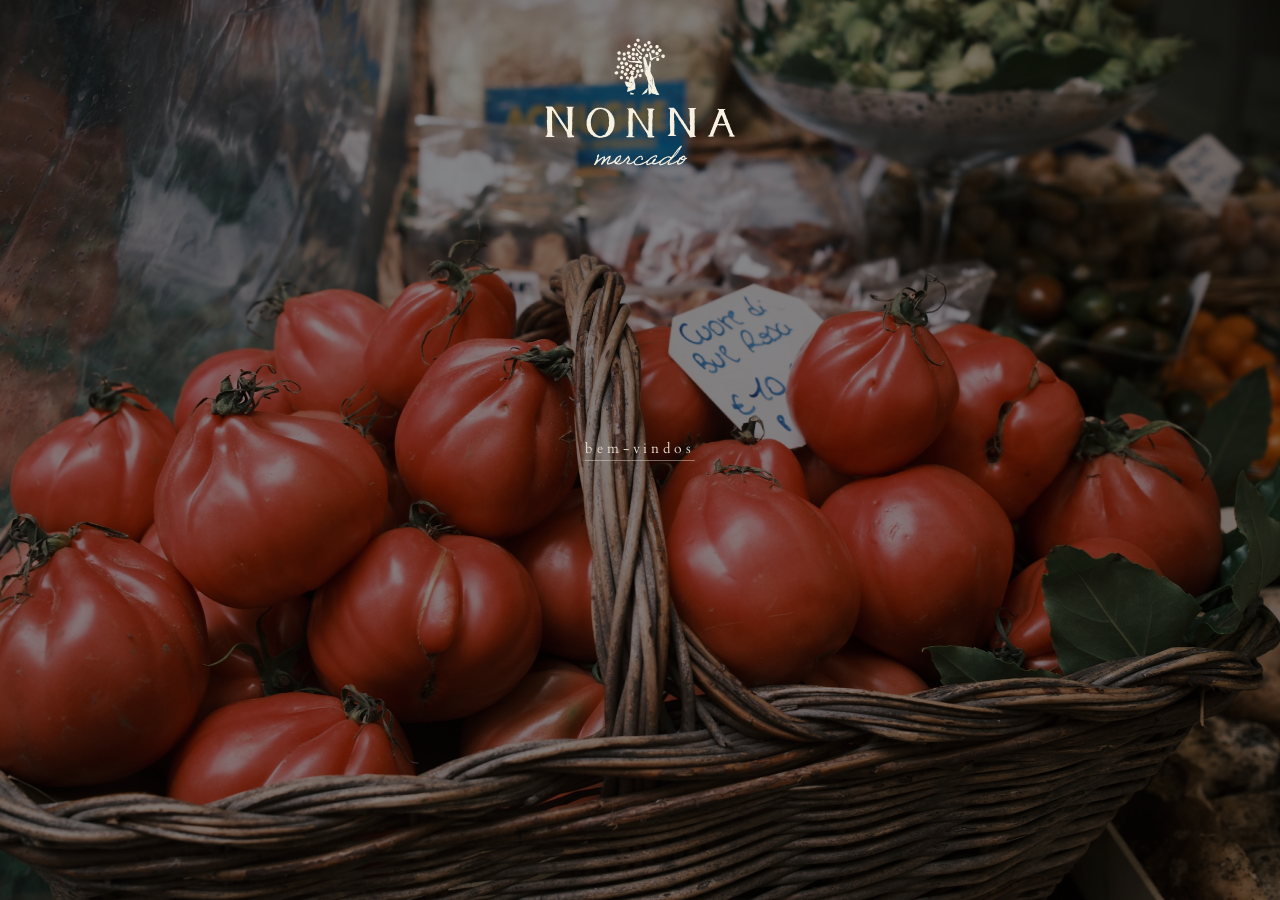
<file: index.html>
<!DOCTYPE html>
<html lang="pt-BR">
<head>
  <meta charset="UTF-8">
  <meta name="viewport" content="width=device-width, initial-scale=1.0">
  <title>NONNA</title>
  <link rel="icon" type="image/svg+xml" href="assets/logos/NonnaTree_PinkRadicchio.svg">
  <link rel="stylesheet" href="styles.css">
  <style>
    * {
      margin: 0;
      padding: 0;
      box-sizing: border-box;
    }

    html, body {
      width: 100%;
      height: 100%;
      overflow: hidden;
      background: #2f1916;
    }

    /* ── Slideshow ── */
    .slideshow {
      position: fixed;
      inset: 0;
      z-index: 0;
    }

    .slide {
      position: absolute;
      inset: 0;
      background-size: cover;
      background-position: center;
      opacity: 0;
      transition: opacity 1.4s ease-in-out;
    }

    .slide.active {
      opacity: 1;
    }

    /* ── Dark overlay ── */
    .overlay {
      position: fixed;
      inset: 0;
      background: rgba(0, 0, 0, 0.48);
      z-index: 1;
    }

    /* ── Logo — top center ── */
    .landing-logo {
      position: fixed;
      top: clamp(20px, 4vh, 48px);
      left: 50%;
      transform: translateX(-50%);
      z-index: 2;
      width: clamp(112px, 15.2vw, 224px);
      filter: drop-shadow(0 2px 18px rgba(0,0,0,0.35));
    }

    /* ── bem-vinda — dead center ── */
    .landing-link {
      position: fixed;
      top: 50%;
      left: 50%;
      transform: translate(-50%, -50%);
      z-index: 2;
      font-family: 'Cardo', serif;
      font-weight: 400;
      font-size: clamp(0.75rem, 1.1vw, 0.95rem);
      letter-spacing: 0.28em;
      text-transform: lowercase;
      color: #e8ddcd;
      text-decoration: none;
      border-bottom: 1px solid rgba(232, 221, 205, 0.45);
      padding-bottom: 2px;
      white-space: nowrap;
      transition: color 0.3s, border-color 0.3s;
    }

    .landing-link:hover {
      color: #ffffff;
      border-color: rgba(255,255,255,0.7);
    }
  </style>
</head>
<body>

  <!-- Slideshow -->
  <div class="slideshow" id="slideshow">
    <div class="slide active" style="background-image: url('assets/images/Landing-Page-1.JPG')"></div>
    <div class="slide" style="background-image: url('assets/images/Landing-Page-2.JPG')"></div>
    <div class="slide" style="background-image: url('assets/images/Landing-Page-3.JPG')"></div>
    <div class="slide" style="background-image: url('assets/images/Landing-Page-5.JPG')"></div>
  </div>

  <!-- Dark overlay -->
  <div class="overlay"></div>

  <!-- Logo: top center -->
  <img src="assets/logos/Nonna_Mercado_Butter.svg" alt="Nonna" class="landing-logo">

  <!-- bem-vinda: dead center -->
  <a href="bem-vindos/" class="landing-link">bem-vindos</a>

  <script>
    (function () {
      const slides = document.querySelectorAll('.slide');
      let current = 0;
      setInterval(function () {
        slides[current].classList.remove('active');
        current = (current + 1) % slides.length;
        slides[current].classList.add('active');
      }, 3000);
    })();
  </script>
</body>
</html>
</file>
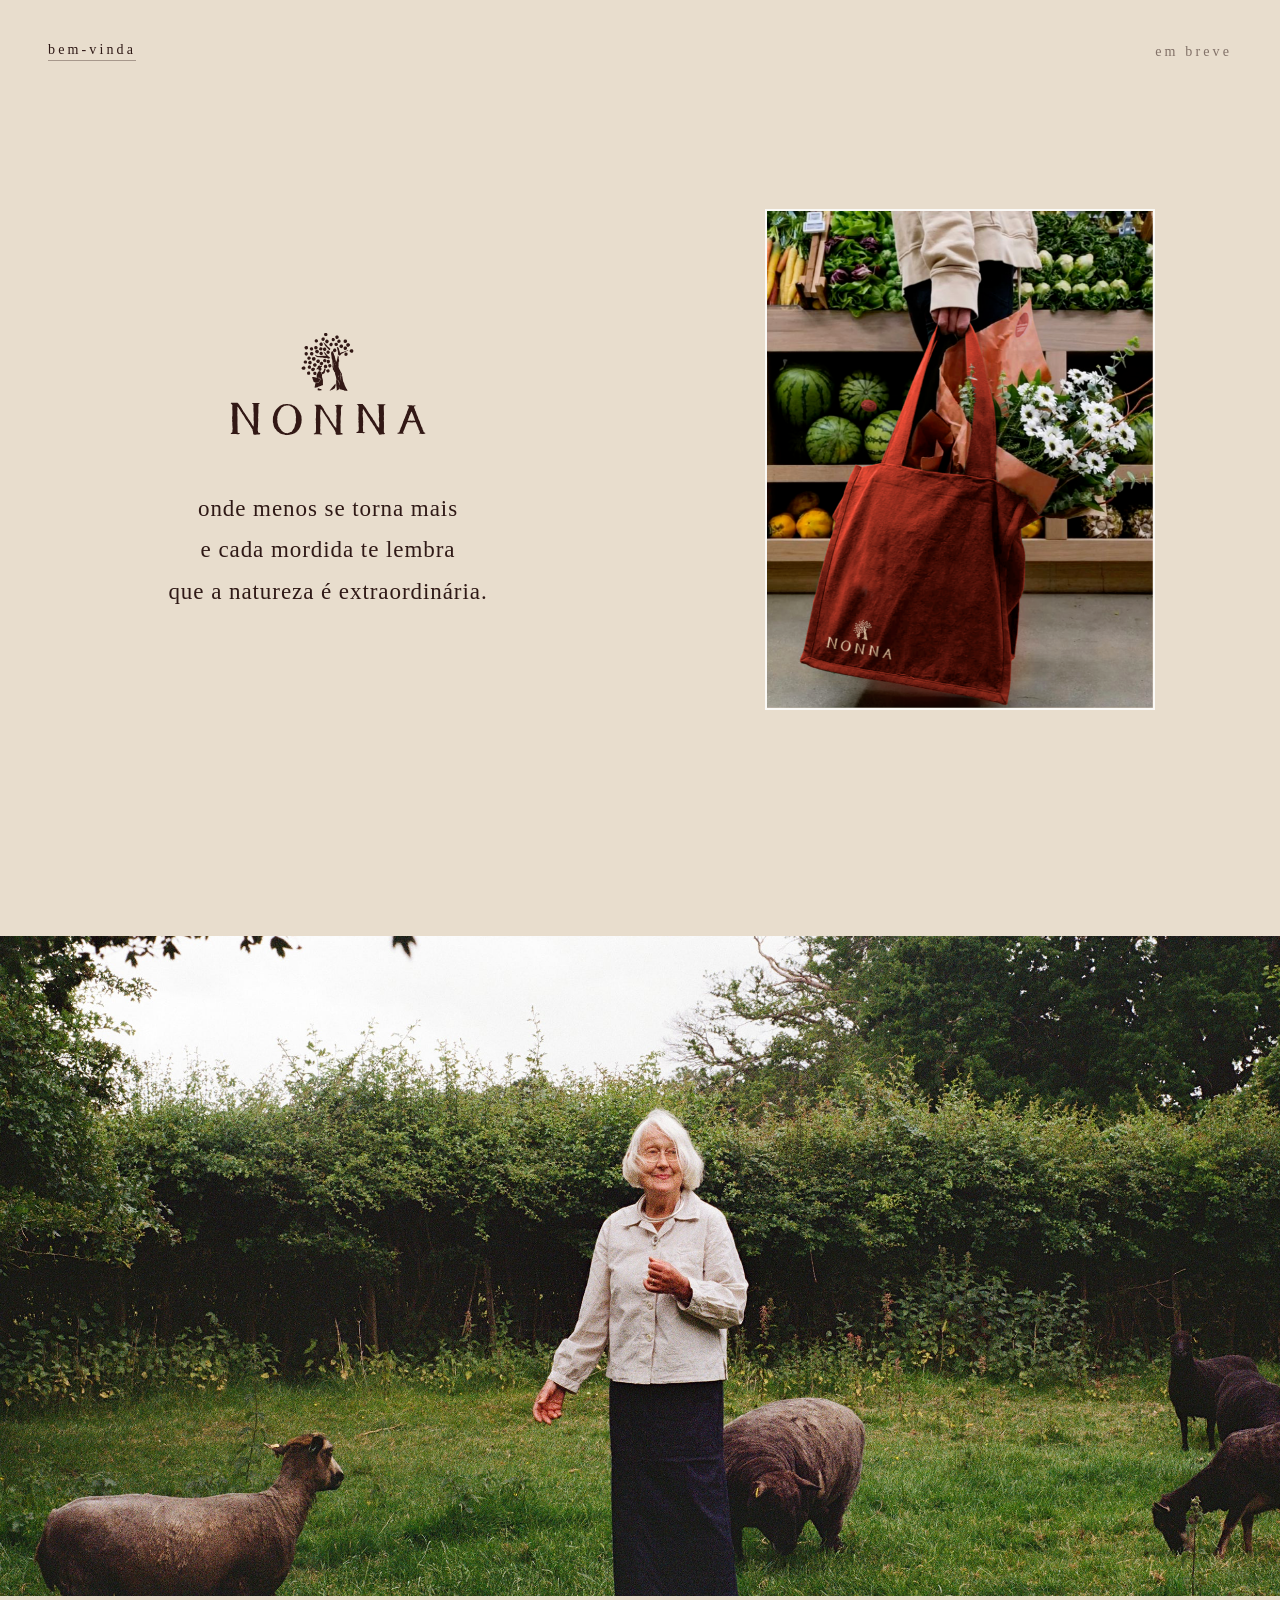
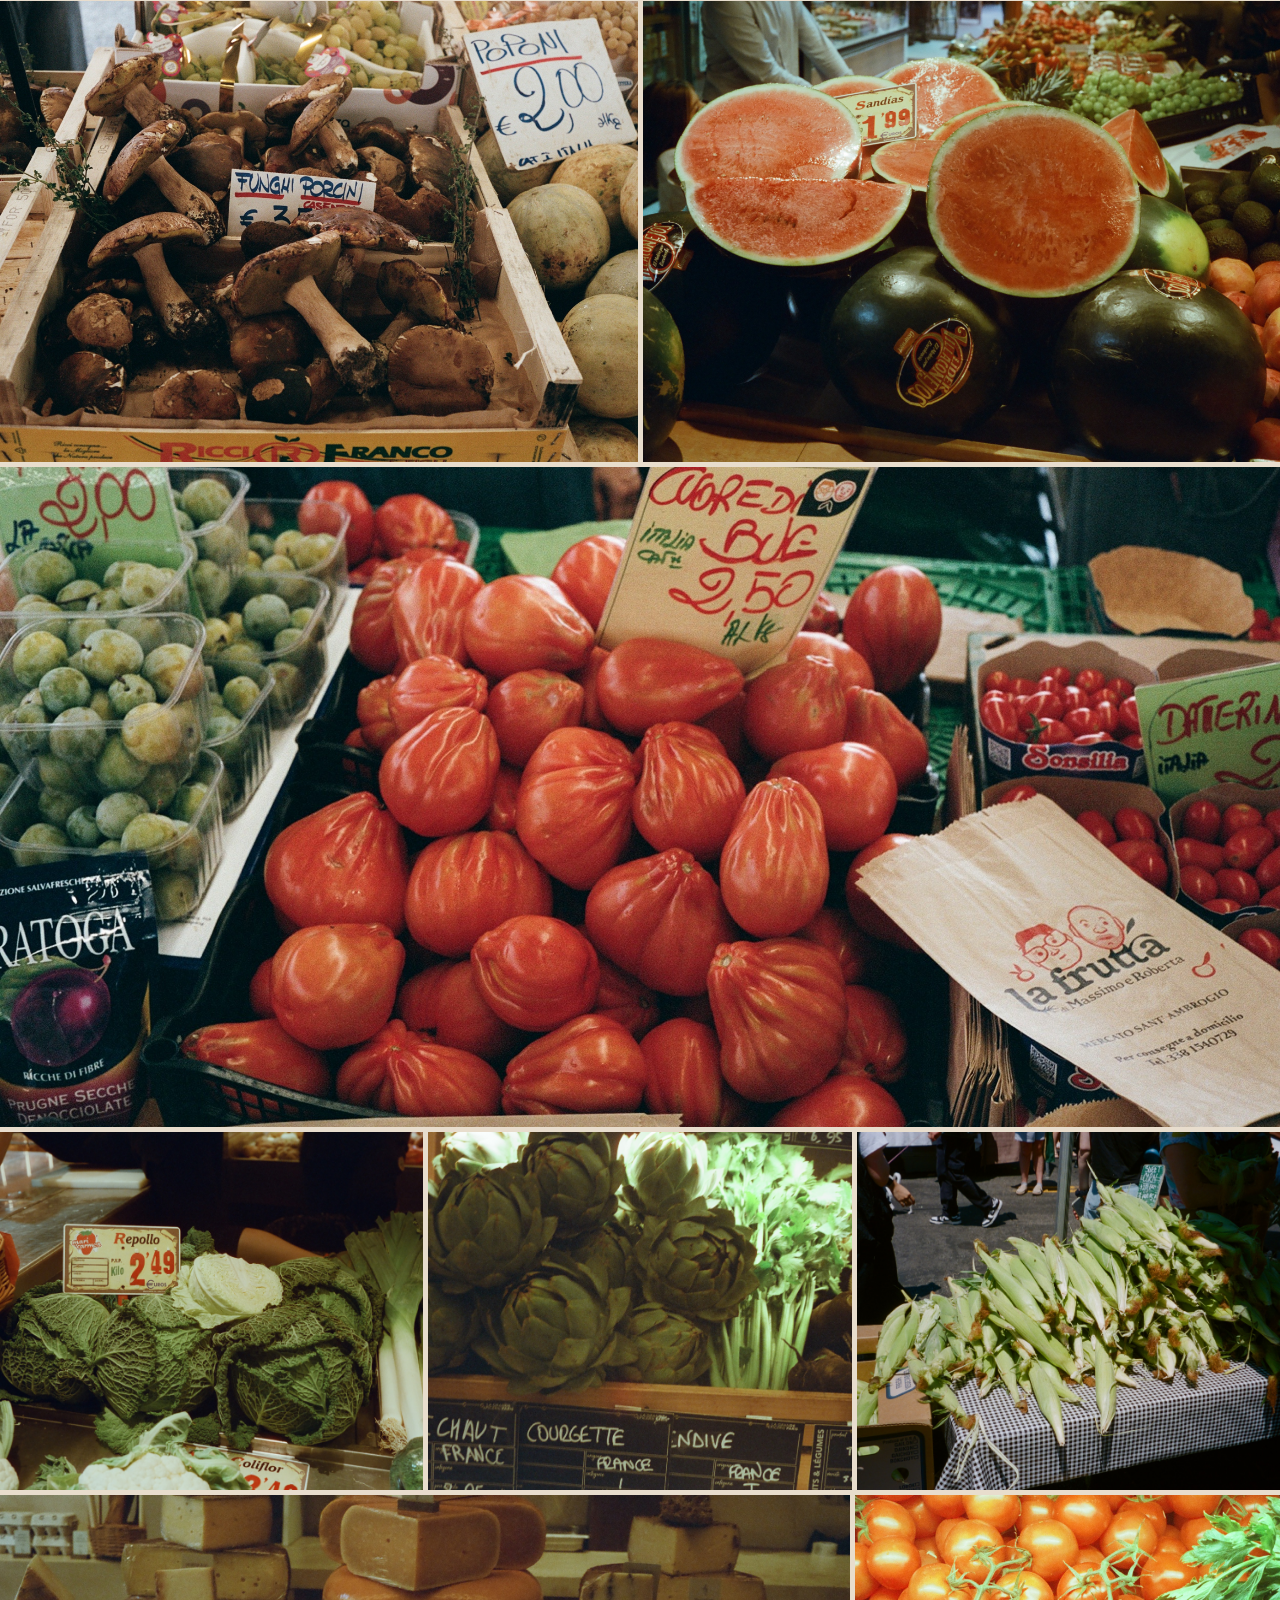
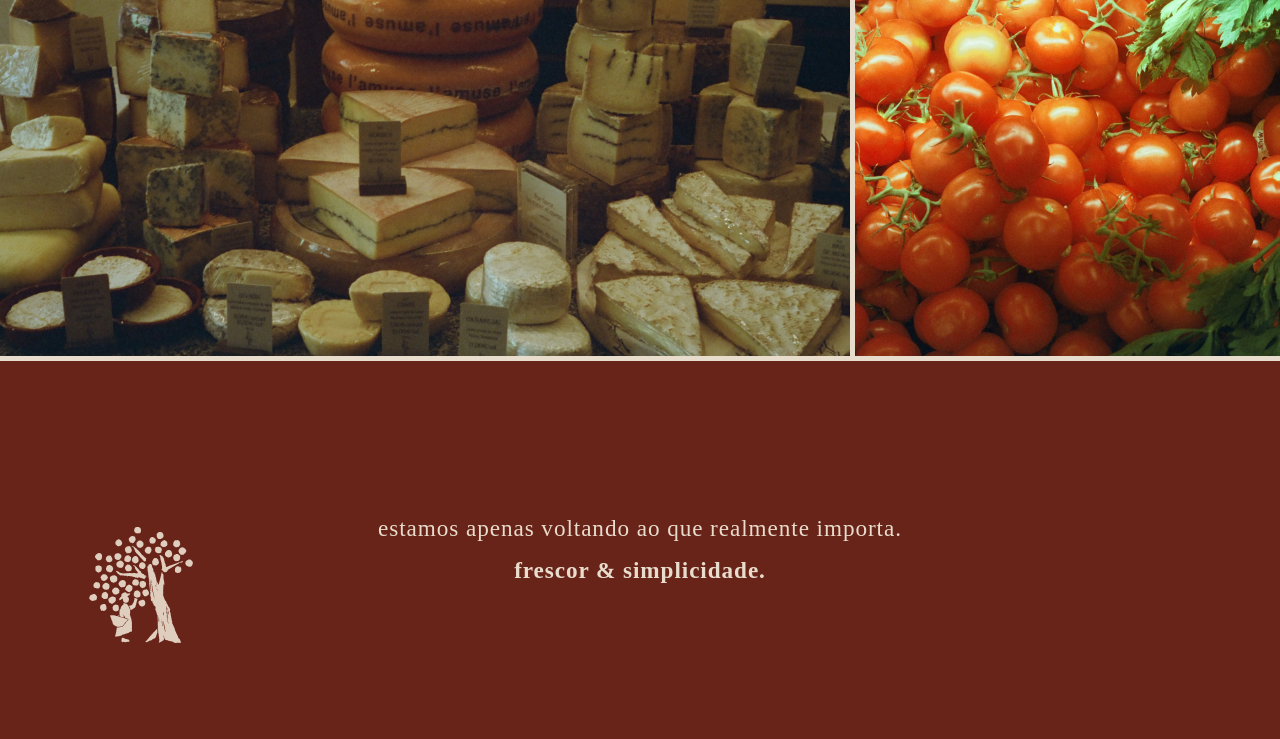
<file: bem-vinda/index.html>
<!DOCTYPE html>
<html lang="pt-BR">
<head>
  <meta charset="UTF-8">
  <meta name="viewport" content="width=device-width, initial-scale=1.0">
  <title>NONNA</title>
  <link rel="icon" type="image/svg+xml" href="../assets/logos/NonnaTree_RedClay.svg">
  <link rel="stylesheet" href="../styles.css">
  <style>
    * {
      margin: 0;
      padding: 0;
      box-sizing: border-box;
    }

    html, body {
      width: 100%;
      background: #e8ddcd;
      color: #2f1916;
      font-family: 'SangBleu Sunrise', 'IM Fell English', serif;
      font-weight: 400;
      -webkit-font-smoothing: antialiased;
      text-transform: lowercase;
    }

    /* ── Header bar ── */
    header {
      position: fixed;
      top: 0;
      left: 0;
      width: 100%;
      padding: 2.2rem 3rem;
      display: grid;
      grid-template-columns: 1fr auto 1fr;
      align-items: center;
      z-index: 100;
      transition: color 0.4s ease;
    }

    /* left: bem-vinda */
    .back-link {
      font-family: 'SangBleu Sunrise', 'IM Fell English', serif;
      font-size: clamp(0.7rem, 1.1vw, 0.88rem);
      letter-spacing: 0.22em;
      text-transform: lowercase;
      color: #2f1916;
      text-decoration: none;
      border-bottom: 1px solid rgba(47, 25, 22, 0.35);
      padding-bottom: 2px;
      transition: color 0.4s ease, border-color 0.4s ease, opacity 0.3s;
      justify-self: start;
    }

    .back-link:hover { opacity: 0.6; }

    /* center: horizontal logo — fades in on scroll */
    .header-logo-wrap {
      justify-self: center;
      display: flex;
      align-items: center;
      position: relative;
    }

    .header-logo {
      width: clamp(80px, 10vw, 150px);
      display: block;
      opacity: 0;
      transition: opacity 0.6s ease;
    }

    .header-logo.charcoal { display: block; }
    .header-logo.vanilla  { display: none; }

    /* right: em breve */
    .em-breve {
      font-family: 'SangBleu Sunrise', 'IM Fell English', serif;
      font-size: clamp(0.7rem, 1.1vw, 0.88rem);
      letter-spacing: 0.22em;
      text-transform: lowercase;
      color: #2f1916;
      opacity: 0.55;
      transition: color 0.6s ease, opacity 0.6s ease;
      justify-self: end;
    }

    /* scrolled: fade header logo in */
    header.scrolled .header-logo {
      opacity: 1;
    }

    /* light variant — over dark chocolate footer */
    header.light .back-link {
      color: #e8ddcd;
      border-bottom-color: rgba(232, 221, 205, 0.4);
    }
    header.light .em-breve { color: #e8ddcd; opacity: 0.7; }

    /* swap logo versions on dark bg */
    header.light .header-logo.charcoal { display: none; }
    header.light .header-logo.vanilla  { display: block; opacity: 1; }

    /* ── Hero: two-column ── */
    .hero {
      width: 100%;
      min-height: 100vh;
      display: grid;
      grid-template-columns: 1fr 1fr;
    }

    /* Left: logo + manifest */
    .hero-inner {
      display: flex;
      flex-direction: column;
      align-items: center;
      justify-content: center;
      padding: 8rem 2rem 6rem 3rem;
      gap: 2.5rem;
    }

    .hero-logo {
      width: clamp(160px, 20vw, 300px);
      transition: opacity 0.6s ease;
    }

    .manifest-top {
      text-align: center;
      font-size: clamp(1.1rem, 1.8vw, 1.45rem);
      line-height: 1.78;
      letter-spacing: 0.04em;
      color: #2f1916;
      text-transform: lowercase;
      transition: opacity 0.6s ease;
    }

    /* Right: single image, reduced by 30% */
    .hero-image {
      display: flex;
      align-items: center;
      justify-content: center;
      overflow: hidden;
    }

    .hero-image img {
      width: 61%;
      object-fit: contain;
      object-position: center;
      padding: 0;
      margin-top: 3%;
      display: block;
      border: 2px solid rgba(255, 255, 255, 0.85);
    }

    .hero-image .img-wrap {
      width: 61%;
      display: flex;
      align-items: center;
      justify-content: center;
      margin-top: 3%;
    }

    .hero-image .img-wrap img {
      width: 100%;
      margin-top: 0;
      padding: 0;
      display: block;
      border: 2px solid rgba(255, 255, 255, 0.85);
    }

    @media (max-width: 768px) {
      .hero {
        grid-template-columns: 1fr;
      }
      .hero-inner {
        align-items: center;
        text-align: center;
        padding: 8rem 2rem 3rem;
      }
      .manifest-top { text-align: center; }
      .hero-image { min-height: 60vw; }
      .hero-image img { padding: 2rem; }
    }

    /* ── Photo grid ── */
    .photo-section {
      padding: 4vh 0 0;
    }

    /* consistent gap throughout */
    .gap { --g: 5px; }

    /* Full-width */
    .photo-full {
      width: 100%;
      margin-bottom: var(--g, 5px);
    }

    .photo-full img {
      width: 100%;
      height: clamp(320px, 52vw, 660px);
      object-fit: cover;
      display: block;
    }

    /* Two-column */
    .photo-duo {
      display: grid;
      grid-template-columns: 1fr 1fr;
      gap: 5px;
      margin-bottom: 5px;
    }

    .photo-duo img {
      width: 100%;
      height: clamp(240px, 36vw, 480px);
      object-fit: cover;
      display: block;
    }

    /* Three-column */
    .photo-trio {
      display: grid;
      grid-template-columns: 1fr 1fr 1fr;
      gap: 5px;
      margin-bottom: 5px;
    }

    .photo-trio img {
      width: 100%;
      height: clamp(200px, 28vw, 400px);
      object-fit: cover;
      display: block;
    }

    /* Asymmetric 2/3 + 1/3 */
    .photo-asym {
      display: grid;
      grid-template-columns: 2fr 1fr;
      gap: 5px;
      margin-bottom: 5px;
    }

    .photo-asym img {
      width: 100%;
      height: clamp(240px, 36vw, 500px);
      object-fit: cover;
      display: block;
    }

    /* ── Closing section ── */
    .closing {
      background: #69241a;
      color: #e8ddcd;
      padding: clamp(4rem, 10vh, 9rem) clamp(1.5rem, 6vw, 5rem);
      display: flex;
      align-items: center;
      justify-content: space-between;
      gap: 2rem;
      min-height: clamp(240px, 42vh, 500px);
    }

    .closing-text {
      flex: 1;
      text-align: center;
      font-size: clamp(1rem, 1.9vw, 1.45rem);
      line-height: 1.8;
      letter-spacing: 0.04em;
      color: #e8ddcd;
      text-transform: lowercase;
    }

    /* Tree — bottom left, aligned to flex row */
    .closing-tree {
      flex-shrink: 0;
      width: clamp(70px, 10vw, 140px);
      align-self: flex-end;
      opacity: 0.92;
    }

    /* ── Mobile ── */
    @media (max-width: 640px) {
      header {
        padding: 1.6rem 1.5rem;
      }

      .hero {
        min-height: 55vh;
        padding: 4vh 1.2rem 6vh;
      }

      .photo-duo,
      .photo-trio,
      .photo-asym {
        grid-template-columns: 1fr;
        gap: 4px;
        margin-bottom: 4px;
      }

      .photo-duo img,
      .photo-trio img,
      .photo-asym img,
      .photo-full img {
        height: 60vw;
      }

      .closing {
        flex-direction: column;
        align-items: center;
        padding: 3.5rem 1.5rem;
      }

      .closing-tree {
        align-self: flex-start;
        width: clamp(60px, 18vw, 100px);
      }
    }
  </style>
</head>
<body>

  <!-- Header -->
  <header>
    <a href="/" class="back-link">bem-vinda</a>
    <!-- center logo: clips up into view on scroll, swaps on dark bg -->
    <div class="header-logo-wrap">
      <img src="../assets/logos/Horizontal_Charcoal.svg" alt="Nonna" class="header-logo charcoal">
      <img src="../assets/logos/Horizontal_Vanilla.svg"  alt="Nonna" class="header-logo vanilla">
    </div>
    <span class="em-breve">em breve</span>
  </header>

  <!-- Hero: two-column -->
  <section class="hero">

    <!-- Left: logo + manifest -->
    <div class="hero-inner">
      <img src="../assets/logos/Logo2_Charcoal.svg" alt="Nonna" class="hero-logo">
      <div class="manifest-top">
        <p>onde menos se torna mais</p>
        <p>e cada mordida te lembra</p>
        <p>que a natureza é extraordinária.</p>
      </div>
    </div>

    <!-- Right: tote bag image -->
    <div class="hero-image">
      <div class="img-wrap">
        <img src="../assets/images/Tote-bag.png" alt="">
      </div>
    </div>

  </section>

  <!-- Photo grid -->
  <section class="photo-section">

    <!-- Row 1: full width -->
    <div class="photo-full">
      <img src="../assets/images/Inner-Page---1.jpg" alt="">
    </div>

    <!-- Row 2: two columns -->
    <div class="photo-duo">
      <img src="../assets/images/Inner-Page---2.JPG" alt="">
      <img src="../assets/images/Inner-Page---3.JPG" alt="">
    </div>

    <!-- Row 3: full width -->
    <div class="photo-full">
      <img src="../assets/images/Inner-Page---4.JPG" alt="">
    </div>

    <!-- Row 4: three columns -->
    <div class="photo-trio">
      <img src="../assets/images/Inner-Page---5.JPG" alt="">
      <img src="../assets/images/Inner-Page---6.JPG" alt="">
      <img src="../assets/images/Inner-Page---7.JPG" alt="">
    </div>

    <!-- Row 5: asymmetric -->
    <div class="photo-asym">
      <img src="../assets/images/Inner-Page---8.JPG" alt="">
      <img src="../assets/images/Inner-Page---9.JPG" alt="">
    </div>

  </section>

  <!-- Closing -->
  <footer class="closing">
    <img src="../assets/logos/NonnaTree_Vanilla.svg" alt="" class="closing-tree">
    <p class="closing-text">
      estamos apenas voltando ao que realmente importa.<br><strong>frescor &amp; simplicidade.</strong>
    </p>
    <div style="flex-shrink:0; width: clamp(70px, 10vw, 140px);"></div>
  </footer>

  <script>
    (function () {
      const header   = document.querySelector('header');
      const heroLogo = document.querySelector('.hero-logo');
      const manifest = document.querySelector('.manifest-top');
      const closing  = document.querySelector('.closing');

      var swapped = false;

      function onScroll() {
        var headerH  = header.offsetHeight;
        var logoRect = heroLogo.getBoundingClientRect();

        // Trigger swap the moment the bottom of the hero logo reaches the header bottom
        var shouldSwap = logoRect.bottom <= headerH;

        if (shouldSwap && !swapped) {
          swapped = true;
          heroLogo.style.opacity  = '0';
          manifest.style.opacity  = '0';
          header.classList.add('scrolled');
        } else if (!shouldSwap && swapped) {
          swapped = false;
          heroLogo.style.opacity  = '1';
          manifest.style.opacity  = '1';
          header.classList.remove('scrolled');
        }
      }

      window.addEventListener('scroll', onScroll, { passive: true });

      // Footer color switch
      const footerObserver = new IntersectionObserver(function (entries) {
        entries.forEach(function (entry) {
          if (entry.isIntersecting) {
            header.classList.add('light');
          } else {
            header.classList.remove('light');
          }
        });
      }, { threshold: 0 });

      footerObserver.observe(closing);
    })();
  </script>

</body>
</html>
</file>
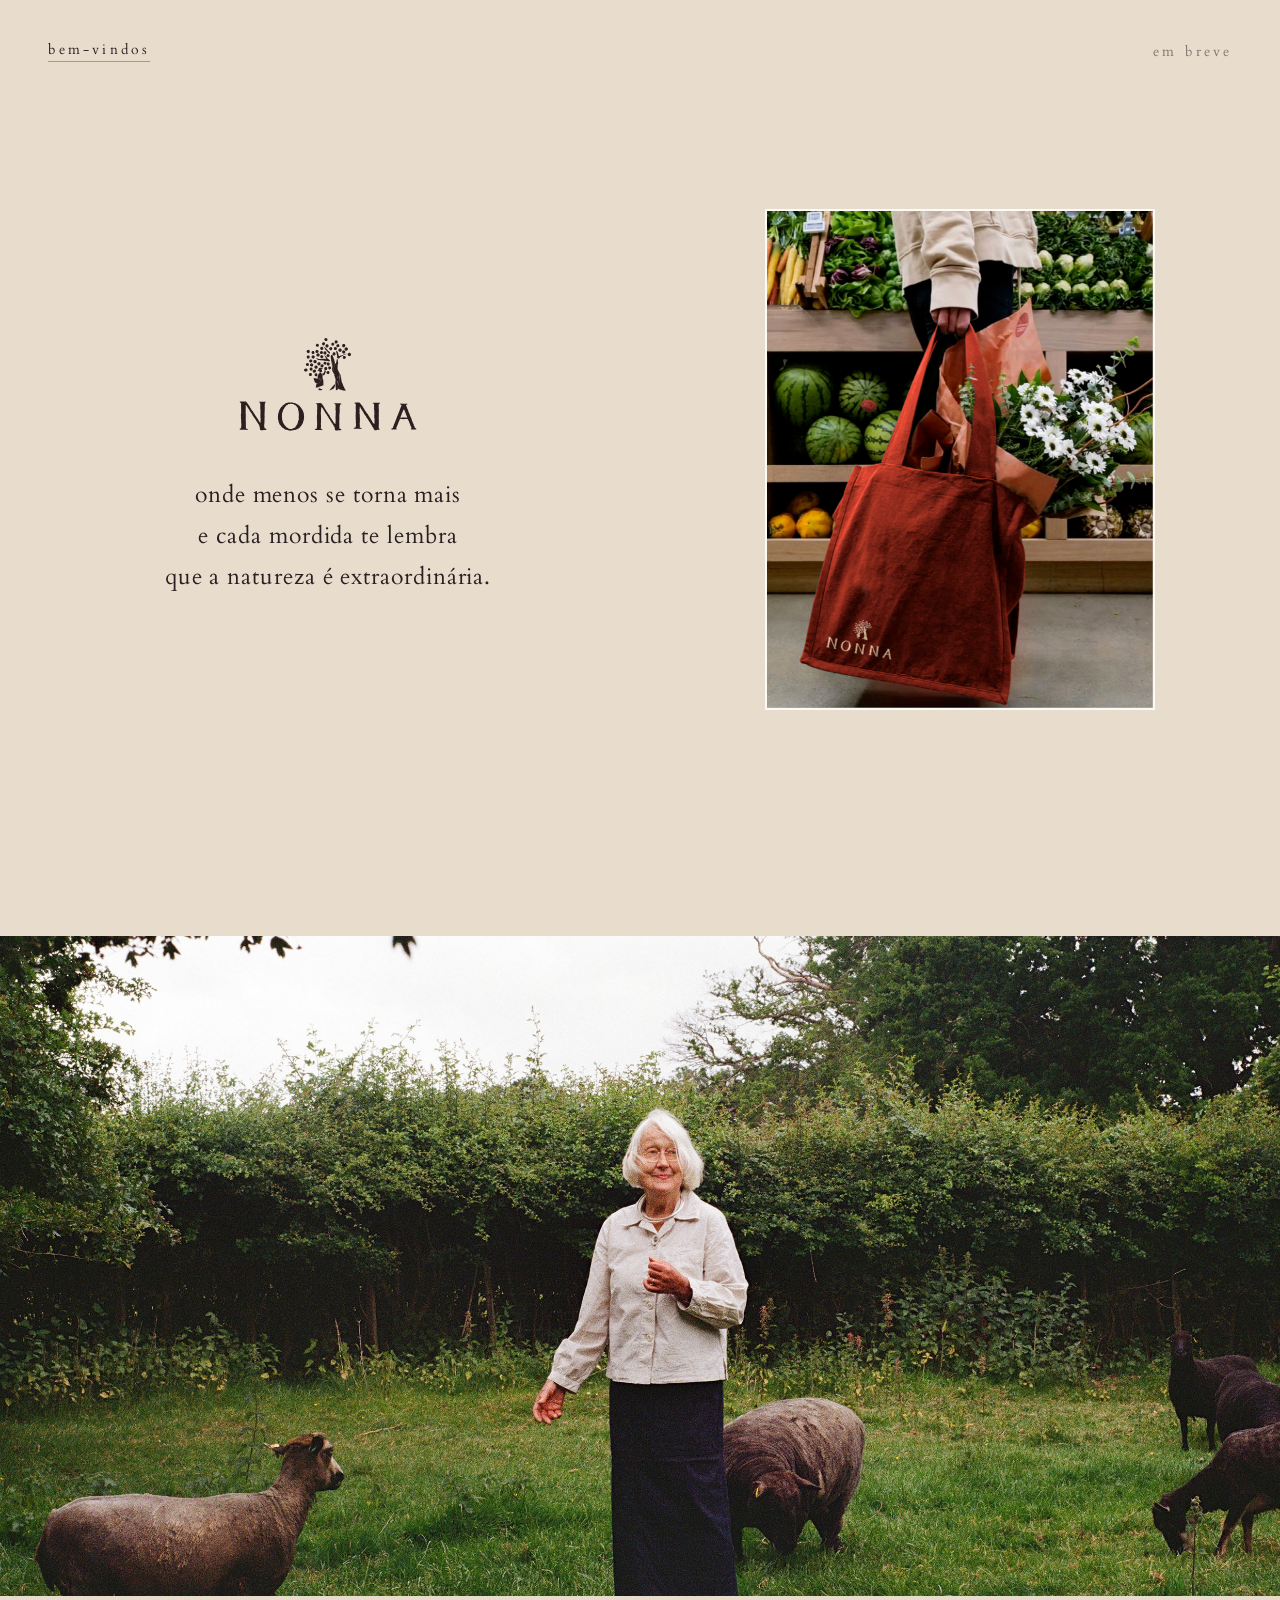
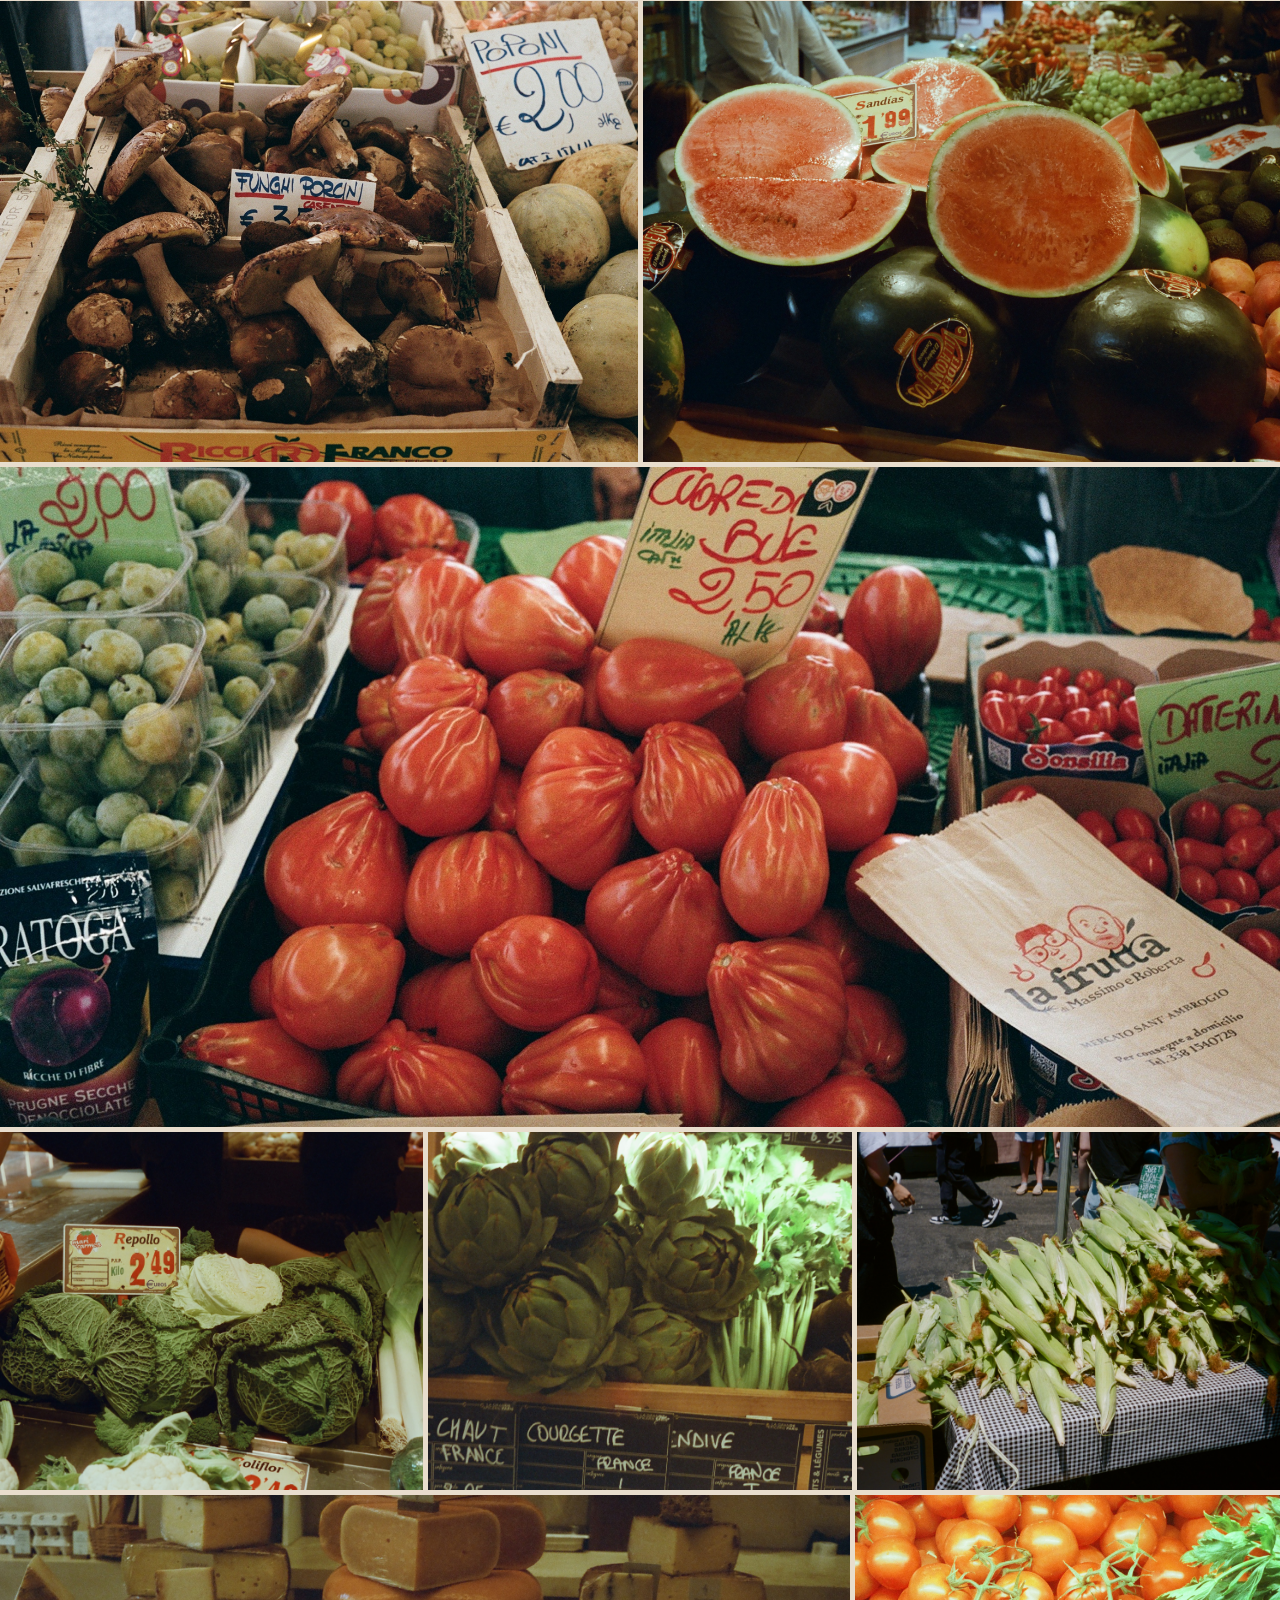
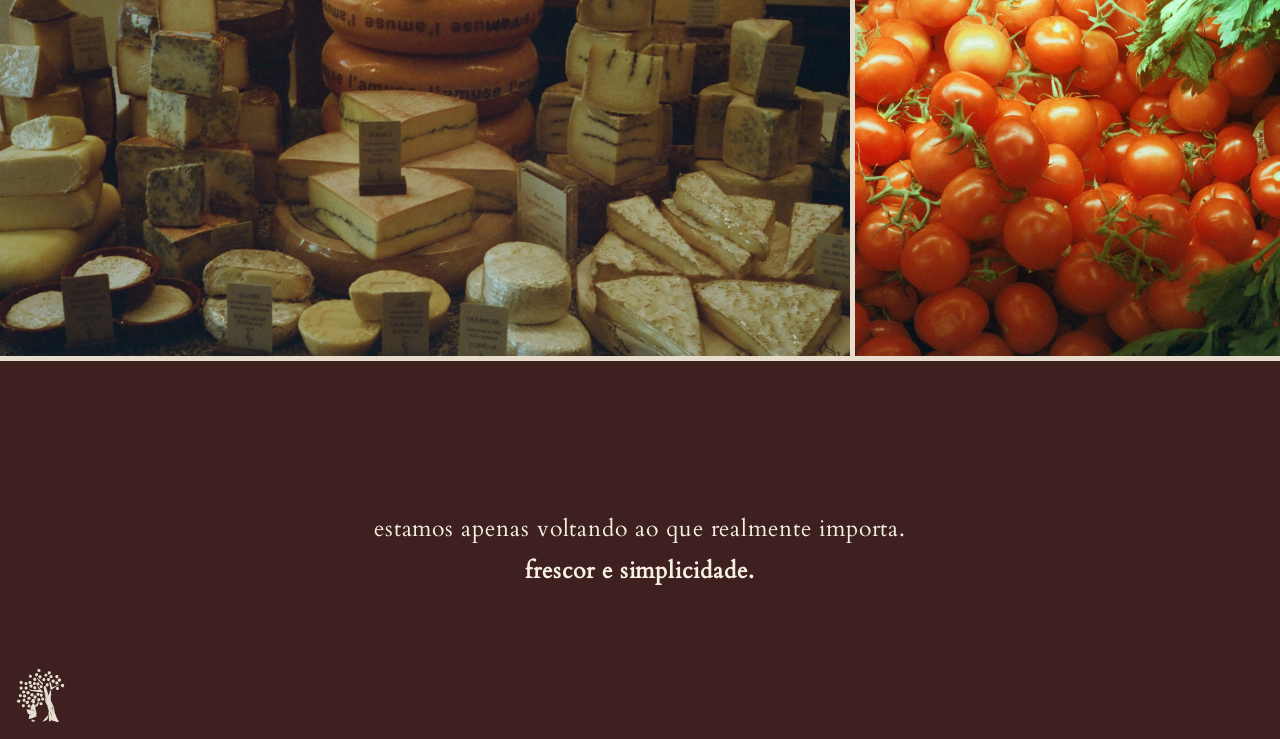
<file: bem-vindos/index.html>
<!DOCTYPE html>
<html lang="pt-BR">
<head>
  <meta charset="UTF-8">
  <meta name="viewport" content="width=device-width, initial-scale=1.0">
  <title>NONNA</title>
  <link rel="icon" type="image/svg+xml" href="../assets/logos/NonnaTree_PinkRadicchio.svg">
  <link rel="stylesheet" href="../styles.css">
  <style>
    * {
      margin: 0;
      padding: 0;
      box-sizing: border-box;
    }

    html, body {
      width: 100%;
      background: #e8ddcd;
      color: #2f1916;
      font-family: 'Cardo', serif;
      font-weight: 400;
      -webkit-font-smoothing: antialiased;
      text-transform: lowercase;
    }

    /* ── Header bar ── */
    header {
      position: fixed;
      top: 0;
      left: 0;
      width: 100%;
      padding: 2.2rem 3rem;
      display: grid;
      grid-template-columns: 1fr auto 1fr;
      align-items: center;
      z-index: 100;
      transition: color 0.4s ease;
    }

    /* left: bem-vinda */
    .back-link {
      font-family: 'Cardo', serif;
      font-size: clamp(0.7rem, 1.1vw, 0.88rem);
      letter-spacing: 0.22em;
      text-transform: lowercase;
      color: #2a1f21;
      text-decoration: none;
      border-bottom: 1px solid rgba(47, 25, 22, 0.35);
      padding-bottom: 2px;
      transition: color 0.4s ease, border-color 0.4s ease, opacity 0.3s;
      justify-self: start;
    }

    .back-link:hover { opacity: 0.6; }

    /* center: horizontal logo — fades in on scroll */
    .header-logo-wrap {
      justify-self: center;
      display: flex;
      align-items: center;
      position: relative;
    }

    .header-logo {
      width: clamp(80px, 10vw, 150px);
      display: block;
      opacity: 0;
      transition: opacity 0.6s ease;
    }

    .header-logo.charcoal { display: block; }
    .header-logo.vanilla  { display: none; }

    /* right: em breve */
    .em-breve {
      font-family: 'Cardo', serif;
      font-size: clamp(0.7rem, 1.1vw, 0.88rem);
      letter-spacing: 0.22em;
      text-transform: lowercase;
      color: #2a1f21;
      opacity: 0.55;
      transition: color 0.6s ease, opacity 0.6s ease;
      justify-self: end;
    }

    /* scrolled: fade header logo in */
    header.scrolled .header-logo {
      opacity: 1;
    }

    /* light variant — over dark chocolate footer */
    header.light .back-link {
      color: #e8ddcd;
      border-bottom-color: rgba(232, 221, 205, 0.4);
    }
    header.light .em-breve { color: #e8ddcd; opacity: 0.7; }

    /* swap logo versions on dark bg */
    header.light .header-logo.charcoal { display: none; }
    header.light .header-logo.vanilla  { display: block; opacity: 1; }

    /* ── Hero: two-column ── */
    .hero {
      width: 100%;
      min-height: 100vh;
      display: grid;
      grid-template-columns: 1fr 1fr;
    }

    /* Left: logo + manifest */
    .hero-inner {
      display: flex;
      flex-direction: column;
      align-items: center;
      justify-content: center;
      padding: 8rem 2rem 6rem 3rem;
      gap: 2.5rem;
    }

    .hero-logo {
      width: clamp(114px, 14.2vw, 214px);
      transition: opacity 0.6s ease;
    }

    .manifest-top {
      text-align: center;
      font-size: clamp(1.1rem, 1.8vw, 1.45rem);
      line-height: 1.78;
      letter-spacing: 0.04em;
      color: #2a1f21;
      text-transform: lowercase;
      transition: opacity 0.6s ease;
    }

    /* Right: single image, reduced by 30% */
    .hero-image {
      display: flex;
      align-items: center;
      justify-content: center;
      overflow: hidden;
    }

    .hero-image img {
      width: 61%;
      object-fit: contain;
      object-position: center;
      padding: 0;
      margin-top: 3%;
      display: block;
      border: 2px solid rgba(255, 255, 255, 0.85);
    }

    .hero-image .img-wrap {
      width: 61%;
      display: flex;
      align-items: center;
      justify-content: center;
      margin-top: 3%;
    }

    .hero-image .img-wrap img {
      width: 100%;
      margin-top: 0;
      padding: 0;
      display: block;
      border: 2px solid rgba(255, 255, 255, 0.85);
    }

    @media (max-width: 768px) {
      .hero {
        grid-template-columns: 1fr;
      }
      .hero-inner {
        align-items: center;
        text-align: center;
        padding: 8rem 2rem 3rem;
      }
      .manifest-top { text-align: center; }
      .hero-image { min-height: 60vw; }
      .hero-image img { padding: 2rem; }
    }

    /* ── Photo grid ── */
    .photo-section {
      padding: 4vh 0 0;
    }

    /* consistent gap throughout */
    .gap { --g: 5px; }

    /* Full-width */
    .photo-full {
      width: 100%;
      margin-bottom: var(--g, 5px);
    }

    .photo-full img {
      width: 100%;
      height: clamp(320px, 52vw, 660px);
      object-fit: cover;
      display: block;
    }

    /* Two-column */
    .photo-duo {
      display: grid;
      grid-template-columns: 1fr 1fr;
      gap: 5px;
      margin-bottom: 5px;
    }

    .photo-duo img {
      width: 100%;
      height: clamp(240px, 36vw, 480px);
      object-fit: cover;
      display: block;
    }

    /* Three-column */
    .photo-trio {
      display: grid;
      grid-template-columns: 1fr 1fr 1fr;
      gap: 5px;
      margin-bottom: 5px;
    }

    .photo-trio img {
      width: 100%;
      height: clamp(200px, 28vw, 400px);
      object-fit: cover;
      display: block;
    }

    /* Asymmetric 2/3 + 1/3 */
    .photo-asym {
      display: grid;
      grid-template-columns: 2fr 1fr;
      gap: 5px;
      margin-bottom: 5px;
    }

    .photo-asym img {
      width: 100%;
      height: clamp(240px, 36vw, 500px);
      object-fit: cover;
      display: block;
    }

    /* ── Closing section ── */
    .closing {
      position: relative;
      background: #3F2021;
      color: #e8ddcd;
      padding: clamp(4rem, 10vh, 9rem) clamp(1.5rem, 6vw, 5rem);
      display: flex;
      align-items: center;
      justify-content: center;
      gap: 2rem;
      min-height: clamp(240px, 42vh, 500px);
    }

    .closing-text {
      max-width: 640px;
      text-align: center;
      font-size: clamp(1rem, 1.9vw, 1.45rem);
      line-height: 1.8;
      letter-spacing: 0.04em;
      color: #f7f1e2;
      text-transform: lowercase;
    }

    /* Tree — small reference mark, bottom-left corner, independent of text layout */
    .closing-tree {
      position: absolute;
      left: 16px;
      bottom: 16px;
      width: clamp(36px, 3.8vw, 54px);
      opacity: 0.92;
    }

    /* ── Mobile ── */
    @media (max-width: 640px) {
      header {
        padding: 1.6rem 1.5rem;
      }

      .hero {
        min-height: 55vh;
        padding: 4vh 1.2rem 6vh;
      }

      .photo-duo,
      .photo-trio,
      .photo-asym {
        grid-template-columns: 1fr;
        gap: 4px;
        margin-bottom: 4px;
      }

      .photo-duo img,
      .photo-trio img,
      .photo-asym img,
      .photo-full img {
        height: 60vw;
      }

      .closing {
        flex-direction: column;
        align-items: center;
        justify-content: center;
        padding: 3.5rem 1.5rem;
      }
    }
  </style>
</head>
<body>

  <!-- Header -->
  <header>
    <a href="/" class="back-link">bem-vindos</a>
    <!-- center logo: clips up into view on scroll, swaps on dark bg -->
    <div class="header-logo-wrap">
      <img src="../assets/logos/Horizontal_Charcoal.svg" alt="Nonna" class="header-logo charcoal">
      <img src="../assets/logos/Horizontal_Vanilla.svg"  alt="Nonna" class="header-logo vanilla">
    </div>
    <span class="em-breve">em breve</span>
  </header>

  <!-- Hero: two-column -->
  <section class="hero">

    <!-- Left: logo + manifest -->
    <div class="hero-inner">
      <img src="../assets/logos/Nonna_CenterAlign_Coffee.svg" alt="Nonna" class="hero-logo">
      <div class="manifest-top">
        <p>onde menos se torna mais</p>
        <p>e cada mordida te lembra</p>
        <p>que a natureza é extraordinária.</p>
      </div>
    </div>

    <!-- Right: tote bag image -->
    <div class="hero-image">
      <div class="img-wrap">
        <img src="../assets/images/Tote-bag.png" alt="">
      </div>
    </div>

  </section>

  <!-- Photo grid -->
  <section class="photo-section">

    <!-- Row 1: full width -->
    <div class="photo-full">
      <img src="../assets/images/Inner-Page---1.jpg" alt="">
    </div>

    <!-- Row 2: two columns -->
    <div class="photo-duo">
      <img src="../assets/images/Inner-Page---2.JPG" alt="">
      <img src="../assets/images/Inner-Page---3.JPG" alt="">
    </div>

    <!-- Row 3: full width -->
    <div class="photo-full">
      <img src="../assets/images/Inner-Page---4.JPG" alt="">
    </div>

    <!-- Row 4: three columns -->
    <div class="photo-trio">
      <img src="../assets/images/Inner-Page---5.JPG" alt="">
      <img src="../assets/images/Inner-Page---6.JPG" alt="">
      <img src="../assets/images/Inner-Page---7.JPG" alt="">
    </div>

    <!-- Row 5: asymmetric -->
    <div class="photo-asym">
      <img src="../assets/images/Inner-Page---8.JPG" alt="">
      <img src="../assets/images/Inner-Page---9.JPG" alt="">
    </div>

  </section>

  <!-- Closing -->
  <footer class="closing">
    <img src="../assets/logos/Nonna_logomark_Butter.svg" alt="" class="closing-tree">
    <p class="closing-text">estamos apenas voltando ao que realmente importa.<br><strong>frescor e simplicidade.</strong></p>
  </footer>

  <script>
    (function () {
      const header   = document.querySelector('header');
      const heroLogo = document.querySelector('.hero-logo');
      const manifest = document.querySelector('.manifest-top');
      const closing  = document.querySelector('.closing');

      var swapped = false;

      function onScroll() {
        var headerH  = header.offsetHeight;
        var logoRect = heroLogo.getBoundingClientRect();

        // Trigger swap the moment the bottom of the hero logo reaches the header bottom
        var shouldSwap = logoRect.bottom <= headerH;

        if (shouldSwap && !swapped) {
          swapped = true;
          heroLogo.style.opacity  = '0';
          manifest.style.opacity  = '0';
          header.classList.add('scrolled');
        } else if (!shouldSwap && swapped) {
          swapped = false;
          heroLogo.style.opacity  = '1';
          manifest.style.opacity  = '1';
          header.classList.remove('scrolled');
        }
      }

      window.addEventListener('scroll', onScroll, { passive: true });

      // Footer color switch
      const footerObserver = new IntersectionObserver(function (entries) {
        entries.forEach(function (entry) {
          if (entry.isIntersecting) {
            header.classList.add('light');
          } else {
            header.classList.remove('light');
          }
        });
      }, { threshold: 0 });

      footerObserver.observe(closing);
    })();
  </script>

</body>
</html>
</file>
<file: styles.css>
/*
  Nonna — Shared stylesheet
  Cardo, self-hosted from assets/fonts/Cardo-Regular.ttf.
*/

@font-face {
  font-family: 'Cardo';
  src: url('assets/fonts/Cardo-Regular.ttf') format('truetype');
  font-weight: 400;
  font-style: normal;
  font-display: swap;
}

:root {
  --vanilla:       #e8ddcd;
  --terracotta:    #b04836;
  --dark-choc:     #69241a;
  --deepest:       #2f1916;
  --sienna:        #b2553f;
}

*, *::before, *::after {
  box-sizing: border-box;
}

html {
  scroll-behavior: smooth;
}

img {
  max-width: 100%;
  display: block;
}

a {
  text-decoration: none;
}

::selection {
  background: var(--terracotta);
  color: var(--vanilla);
}
</file>
